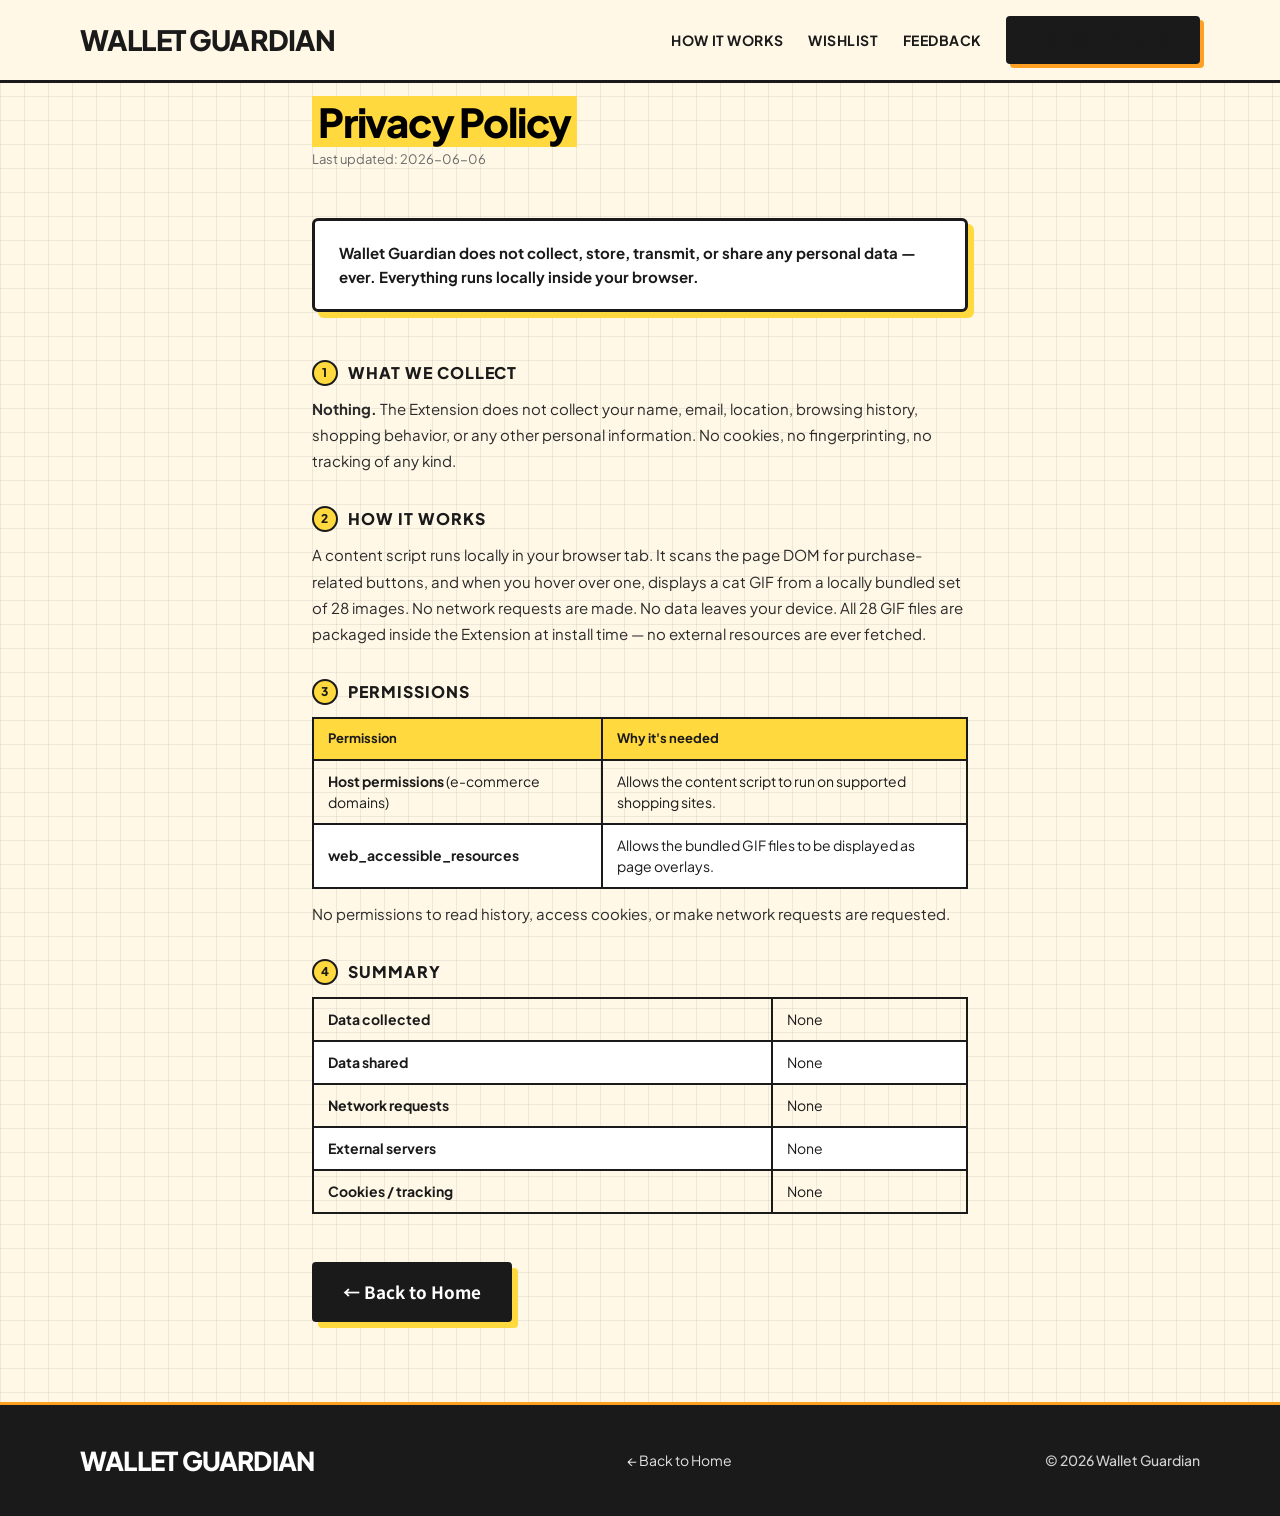
<file: privacy-policy.html>
<!DOCTYPE html>
<html lang="en">
<head>
  <meta charset="UTF-8" />
  <meta name="viewport" content="width=device-width, initial-scale=1.0" />
  <title>Privacy Policy — Wallet Guardian</title>
  <link rel="preconnect" href="https://fonts.googleapis.com" />
  <link rel="preconnect" href="https://fonts.gstatic.com" crossorigin />
  <link href="https://fonts.googleapis.com/css2?family=Noto+Sans+TC:wght@400;500;700;900&family=Plus+Jakarta+Sans:wght@400;500;700;800&display=swap" rel="stylesheet" />
  <link rel="stylesheet" href="css/style.css" />
  <link rel="icon" href="images/favicon.svg" type="image/svg+xml" />

  <style>
    /* Page-specific overrides */
    body {
      font-family: var(--font-family-en);
    }

    .policy-wrap {
      max-width: 720px;
      margin: 0 auto;
      padding: 100px 20px 80px;
    }

    .policy-page-title {
      font-family: var(--font-family-en);
      font-weight: 800;
      font-size: clamp(28px, 5vw, 40px);
      letter-spacing: -0.03em;
      line-height: 1.1;
      margin-bottom: 6px;
    }

    .policy-page-title mark {
      background: var(--color-accent-yellow);
      padding: 0 6px;
    }

    .policy-meta {
      font-size: 13px;
      color: var(--color-text-muted);
      margin-bottom: 48px;
    }

    .policy-highlight {
      background: var(--color-surface);
      border: var(--border-brutal);
      border-radius: var(--radius-md);
      box-shadow: var(--shadow-brutal-yellow);
      padding: 20px 24px;
      font-size: 15px;
      font-weight: 700;
      line-height: 1.6;
      margin-bottom: 48px;
    }

    .policy-section {
      margin-bottom: 32px;
    }

    .policy-section h2 {
      font-family: var(--font-family-en);
      font-weight: 800;
      font-size: 16px;
      text-transform: uppercase;
      letter-spacing: 0.06em;
      margin-bottom: 10px;
      display: flex;
      align-items: center;
      gap: 10px;
    }

    .policy-section h2 .num {
      display: inline-flex;
      align-items: center;
      justify-content: center;
      width: 26px;
      height: 26px;
      background: var(--color-accent-yellow);
      border: var(--border-brutal-thin);
      border-radius: 50%;
      font-size: 12px;
      font-weight: 800;
      flex-shrink: 0;
    }

    .policy-section p,
    .policy-section ul {
      font-size: 15px;
      color: var(--color-text-light);
      line-height: 1.75;
    }

    .policy-section ul {
      padding-left: 20px;
      list-style: disc;
    }

    .policy-section ul li {
      margin-bottom: 4px;
    }

    .policy-table {
      width: 100%;
      border-collapse: collapse;
      font-size: 14px;
      margin-top: 12px;
    }

    .policy-table th,
    .policy-table td {
      padding: 10px 14px;
      text-align: left;
      border: var(--border-brutal-thin);
    }

    .policy-table th {
      background: var(--color-accent-yellow);
      font-weight: 700;
      font-size: 13px;
      font-family: var(--font-family-en);
    }

    .policy-table tr:nth-child(even) td {
      background: var(--color-surface);
    }

    @media (min-width: 640px) {
      .policy-wrap {
        padding-left: 32px;
        padding-right: 32px;
      }
    }
  </style>
</head>
<body>

  <!-- ===== HEADER ===== -->
  <header class="header" id="header">
    <div class="container">
      <a href="index.html" class="logo">Wallet Guardian</a>

      <nav class="nav-desktop" aria-label="Main navigation">
        <a href="index.html#how-it-works">How It Works</a>
        <a href="index.html#wishlist">Wishlist</a>
        <a href="index.html#feedback">Feedback</a>
        <a href="index.html" class="btn-chrome-sm">← Back to Home</a>
      </nav>

      <button class="menu-toggle" id="menuToggle" aria-label="Toggle navigation menu">
        <span></span><span></span><span></span>
      </button>
    </div>

    <nav class="mobile-nav" id="mobileNav" aria-label="Mobile navigation">
      <a href="index.html#how-it-works">How It Works</a>
      <a href="index.html#wishlist">Wishlist</a>
      <a href="index.html#feedback">Feedback</a>
      <a href="index.html" class="btn-chrome-mobile">← Back to Home</a>
    </nav>
  </header>

  <!-- ===== CONTENT ===== -->
  <div class="policy-wrap">

    <h1 class="policy-page-title"><mark>Privacy Policy</mark></h1>
    <p class="policy-meta">Last updated: 2026-06-06</p>

    <div class="policy-highlight">
      Wallet Guardian does not collect, store, transmit, or share any personal data — ever. Everything runs locally inside your browser.
    </div>

    <!-- 1 -->
    <div class="policy-section">
      <h2><span class="num">1</span> What We Collect</h2>
      <p><strong>Nothing.</strong> The Extension does not collect your name, email, location, browsing history, shopping behavior, or any other personal information. No cookies, no fingerprinting, no tracking of any kind.</p>
    </div>

    <!-- 2 -->
    <div class="policy-section">
      <h2><span class="num">2</span> How It Works</h2>
      <p>A content script runs locally in your browser tab. It scans the page DOM for purchase-related buttons, and when you hover over one, displays a cat GIF from a locally bundled set of 28 images. No network requests are made. No data leaves your device. All 28 GIF files are packaged inside the Extension at install time — no external resources are ever fetched.</p>
    </div>

    <!-- 3 -->
    <div class="policy-section">
      <h2><span class="num">3</span> Permissions</h2>
      <table class="policy-table">
        <thead>
          <tr><th>Permission</th><th>Why it's needed</th></tr>
        </thead>
        <tbody>
          <tr>
            <td><strong>Host permissions</strong> (e-commerce domains)</td>
            <td>Allows the content script to run on supported shopping sites.</td>
          </tr>
          <tr>
            <td><strong>web_accessible_resources</strong></td>
            <td>Allows the bundled GIF files to be displayed as page overlays.</td>
          </tr>
        </tbody>
      </table>
      <p style="margin-top:12px">No permissions to read history, access cookies, or make network requests are requested.</p>
    </div>

    <!-- 4 -->
    <div class="policy-section">
      <h2><span class="num">4</span> Summary</h2>
      <table class="policy-table">
        <tbody>
          <tr><td><strong>Data collected</strong></td><td>None</td></tr>
          <tr><td><strong>Data shared</strong></td><td>None</td></tr>
          <tr><td><strong>Network requests</strong></td><td>None</td></tr>
          <tr><td><strong>External servers</strong></td><td>None</td></tr>
          <tr><td><strong>Cookies / tracking</strong></td><td>None</td></tr>
        </tbody>
      </table>
    </div>

    <a href="index.html" class="btn-submit dark" style="display:inline-flex; width:auto; padding:14px 28px; margin-top:16px; text-decoration:none;">← Back to Home</a>

  </div>

  <!-- ===== FOOTER ===== -->
  <footer class="footer" id="footer">
    <div class="container">
      <div class="footer-content">
        <a href="index.html" class="logo">Wallet Guardian</a>
        <div class="footer-links">
          <a href="index.html">← Back to Home</a>
        </div>
        <div class="footer-copy">© 2026 Wallet Guardian</div>
      </div>
    </div>
  </footer>

  <script src="js/main.js"></script>
</body>
</html>
</file>
<file: css/style.css>
/* ============================================================
   Wallet Guardian — Styles
   ============================================================ */

/* ===== Design Tokens (edit here for global changes) ===== */
:root {
  /* --- Colors (Bold Pop / Neo-Brutalist) --- */
  --color-bg:                #fff8e7;
  --color-surface:           #ffffff;
  --color-text:              #1a1a1a;
  --color-text-light:        #2a2a2a;
  --color-text-muted:        #6b6b6b;
  --color-text-white:        #ffffff;
  --color-accent-yellow:     #ffd93d;
  --color-accent-orange:     #ffa022;
  --color-footer-bg:         #1a1a1a;
  --color-footer-text:       #e2e2e2;
  --color-border-light:      #f3f3f3;
  --color-shadow-soft:       rgba(26, 26, 26, 0.12);
  --color-grid-line:         rgba(26, 26, 26, 0.07);

  /* --- Typography --- */
  --font-family-zh:          'Noto Sans TC', 'Microsoft JhengHei', sans-serif;
  --font-family-en:          'Plus Jakarta Sans', sans-serif;

  /* Font sizes (mobile-first) */
  --fs-logo:                 24px;
  --fs-logo-footer:          26px;
  --fs-hero-title:           38px;
  --fs-hero-desc:            15px;
  --fs-btn-primary:          18px;
  --fs-section-title:        34px;
  --fs-subtitle:             16px;
  --fs-body:                 15px;
  --fs-card-title:           22px;
  --fs-card-desc:            15px;
  --fs-label:                15px;
  --fs-btn-submit:           17px;
  --fs-nav:                  14px;
  --fs-nav-btn:              16px;
  --fs-footer-link:          14px;
  --fs-footer-copy:          14px;

  /* --- Spacing --- */
  --section-padding:         60px 0;

  /* --- Border Radius --- */
  --radius-hero:             6px;
  --radius-sm:               4px;
  --radius-md:               6px;

  /* --- Brutalist borders & hard shadows --- */
  --border-brutal:           3px solid var(--color-text);
  --border-brutal-thin:      2px solid var(--color-text);
  --shadow-brutal:           6px 6px 0 var(--color-text);
  --shadow-brutal-sm:        4px 4px 0 var(--color-text);
  --shadow-brutal-orange:    6px 6px 0 var(--color-accent-orange);
  --shadow-brutal-yellow:    6px 6px 0 var(--color-accent-yellow);

  /* --- Transitions --- */
  --transition-fast:         0.15s ease;
  --transition-normal:       0.2s ease;
  --transition-smooth:       0.3s ease;
}

/* ===== Tablet (≥640px) ===== */
@media (min-width: 640px) {
  :root {
    --fs-hero-title:     46px;
    --fs-section-title:  40px;
    --fs-hero-desc:      16px;
    --radius-hero:       8px;
  }
}

/* ===== Desktop (≥1024px) ===== */
@media (min-width: 1024px) {
  :root {
    --fs-logo:           28px;
    --fs-hero-title:     60px;
    --fs-hero-desc:      17px;
    --fs-subtitle:       18px;
    --fs-card-title:     24px;
    --radius-hero:       10px;
  }
}

/* ===== Large Desktop (≥1280px) ===== */
@media (min-width: 1280px) {
  :root {
    --fs-hero-title:     72px;
  }
}

/* ============================================================
   RESET & BASE
   ============================================================ */
*,
*::before,
*::after {
  box-sizing: border-box;
  margin: 0;
  padding: 0;
}

html {
  scroll-behavior: smooth;
}

body {
  font-family: var(--font-family-zh);
  background-color: var(--color-bg);
  background-image:
    linear-gradient(var(--color-grid-line) 1px, transparent 1px),
    linear-gradient(90deg, var(--color-grid-line) 1px, transparent 1px);
  background-size: 24px 24px;
  color: var(--color-text);
  line-height: 1.5;
  -webkit-font-smoothing: antialiased;
}

img {
  max-width: 100%;
  display: block;
}

a {
  text-decoration: none;
  color: inherit;
}

ul {
  list-style: none;
}

/* ============================================================
   UTILITY
   ============================================================ */
.sr-only {
  position: absolute;
  width: 1px;
  height: 1px;
  padding: 0;
  margin: -1px;
  overflow: hidden;
  clip: rect(0, 0, 0, 0);
  border: 0;
}

.container {
  max-width: 1200px;
  margin: 0 auto;
  padding: 0 20px;
}

/* ============================================================
   LANGUAGE SWITCHER
   ============================================================ */
.lang-switcher {
  display: inline-flex;
  align-items: center;
  gap: 4px;
  background: var(--color-surface);
  border: var(--border-brutal-thin);
  border-radius: var(--radius-sm);
  padding: 6px 12px;
  font-size: var(--fs-nav);
  cursor: pointer;
  user-select: none;
  box-shadow: 3px 3px 0 var(--color-text);
  transition: transform var(--transition-normal), box-shadow var(--transition-normal);
}

.lang-switcher:hover {
  transform: translate(1px, 1px);
  box-shadow: 2px 2px 0 var(--color-text);
}

.lang-switcher:active {
  transform: translate(3px, 3px);
  box-shadow: 0 0 0 var(--color-text);
}


.lang-option {
  font-family: var(--font-family-en);
  font-weight: 500;
  color: var(--color-text);
  padding: 0 2px;
  transition: opacity var(--transition-fast);
}

.lang-option.active {
  color: var(--color-text);
  font-weight: 700;
}

.lang-option:not(.active) {
  opacity: 0.5;
}

.lang-divider {
  font-family: var(--font-family-en);
  color: var(--color-text);
  font-weight: 400;
}

/* ============================================================
   HEADER
   ============================================================ */
.header {
  position: fixed;
  top: 0;
  left: 0;
  right: 0;
  z-index: 100;
  background: var(--color-bg);
  backdrop-filter: blur(8px);
  -webkit-backdrop-filter: blur(8px);
  border-bottom: 3px solid var(--color-text);
}

.header .container {
  display: flex;
  align-items: center;
  justify-content: space-between;
  padding-top: 12px;
  padding-bottom: 12px;
  gap: 12px;
}

/* -- Logo -- */
.logo {
  font-family: var(--font-family-en);
  font-weight: 800;
  font-size: var(--fs-logo);
  letter-spacing: -0.03em;
  text-transform: uppercase;
  color: var(--color-text);
  white-space: nowrap;
}

/* -- Desktop Nav -- */
.nav-desktop {
  display: none;
  align-items: center;
  gap: 24px;
}

.nav-desktop a {
  font-family: var(--font-family-en);
  font-weight: 700;
  font-size: var(--fs-nav);
  text-transform: uppercase;
  letter-spacing: 0.04em;
  color: var(--color-text);
  transition: color var(--transition-normal);
}

.nav-desktop a:hover {
  color: var(--color-accent-orange);
}

/* -- Shared Chrome button base -- */
.btn-chrome-sm,
.btn-chrome-mobile {
  display: flex;
  align-items: center;
  gap: 8px;
  background: var(--color-text);
  color: var(--color-text-white);
  font-family: var(--font-family-zh);
  font-weight: 700;
  border: var(--border-brutal);
  border-radius: var(--radius-sm);
  transition: transform var(--transition-normal), box-shadow var(--transition-normal);
}

.nav-desktop .btn-chrome-sm {
  display: inline-flex;
  font-size: var(--fs-nav-btn);
  padding: 9px 20px;
  box-shadow: 4px 4px 0 var(--color-accent-orange);
}

.nav-desktop .btn-chrome-sm span {
  color: var(--color-text-white);
}

.nav-desktop .btn-chrome-sm:hover {
  transform: translate(2px, 2px);
  box-shadow: 2px 2px 0 var(--color-accent-orange);
}

.nav-desktop .btn-chrome-sm:active {
  transform: translate(4px, 4px);
  box-shadow: 0 0 0 var(--color-accent-orange);
}

/* ============================================================
   MOBILE MENU
   ============================================================ */
.menu-toggle {
  display: flex;
  flex-direction: column;
  gap: 5px;
  cursor: pointer;
  padding: 4px;
  background: none;
  border: none;
}

.menu-toggle span {
  display: block;
  width: 24px;
  height: 2.5px;
  background: var(--color-text);
  border-radius: 2px;
  transition: all var(--transition-smooth);
}

.menu-toggle.open span:nth-child(1) {
  transform: rotate(45deg) translate(5px, 5px);
}

.menu-toggle.open span:nth-child(2) {
  opacity: 0;
}

.menu-toggle.open span:nth-child(3) {
  transform: rotate(-45deg) translate(5px, -5px);
}

/* -- Mobile Nav Panel -- */
.mobile-nav {
  display: none;
  position: fixed;
  top: 63px;
  left: 0;
  right: 0;
  background: var(--color-bg);
  border-bottom: 3px solid var(--color-text);
  padding: 16px 20px;
  box-shadow: 0 8px 0 var(--color-shadow-soft);
  z-index: 99;
}

.mobile-nav.open {
  display: block;
}

.mobile-nav a {
  display: block;
  padding: 12px 0;
  font-family: var(--font-family-en);
  font-weight: 700;
  font-size: var(--fs-nav-btn);
  border-bottom: 2px solid var(--color-border-light);
}

.mobile-nav a:last-child {
  border-bottom: none;
}

.mobile-nav .btn-chrome-mobile {
  display: flex !important;
  justify-content: center;
  width: 100%;
  margin-top: 8px;
  padding: 12px !important;
  border-bottom: none !important;
  font-family: var(--font-family-zh) !important;
  box-shadow: 4px 4px 0 var(--color-accent-orange);
}

.mobile-nav .btn-chrome-mobile:hover {
  transform: translate(2px, 2px);
  box-shadow: 2px 2px 0 var(--color-text);
}

.mobile-nav .btn-chrome-mobile:active {
  transform: translate(4px, 4px);
  box-shadow: 0 0 0 var(--color-text);
}

.mobile-nav .lang-row {
  display: flex;
  align-items: center;
  gap: 12px;
  padding-top: 12px;
}

/* ============================================================
   SECTIONS — common
   ============================================================ */
section {
  padding: var(--section-padding);
}

.section-title {
  font-family: var(--font-family-zh);
  font-weight: 900;
  font-size: var(--fs-section-title);
  text-align: center;
  color: var(--color-text);
  line-height: 1.2;
}

.section-title::after {
  content: '';
  display: block;
  width: 64px;
  height: 6px;
  margin: 14px auto 0;
  background: var(--color-accent-orange);
  border: var(--border-brutal-thin);
  border-radius: 2px;
}

/* ============================================================
   HERO
   ============================================================ */
.hero {
  padding-top: 80px;
  padding-bottom: 0;
}

.hero .hero-bg {
  background-color: var(--color-accent-yellow);
  background-image:
    linear-gradient(rgba(26, 26, 26, 0.10) 1px, transparent 1px),
    linear-gradient(90deg, rgba(26, 26, 26, 0.10) 1px, transparent 1px);
  background-size: 28px 28px;
  border: var(--border-brutal);
  border-radius: var(--radius-hero);
  box-shadow: var(--shadow-brutal);
  padding: 40px 24px;
  overflow: hidden;
}

.hero-grid {
  display: flex;
  flex-direction: column;
  gap: 32px;
}

.hero-text {
  text-align: center;
}

.hero-text h1 {
  font-family: var(--font-family-zh);
  font-weight: 900;
  font-size: var(--fs-hero-title);
  line-height: 1.05;
  letter-spacing: -0.02em;
  color: var(--color-text);
  margin-bottom: 16px;
}

.hero-text .desc {
  font-family: var(--font-family-zh);
  font-weight: 500;
  font-size: var(--fs-hero-desc);
  color: var(--color-text);
  line-height: 1.6;
  margin-bottom: 4px;
}

.hero-text .desc span.highlight {
  font-weight: 900;
  background: var(--color-text);
  color: var(--color-accent-yellow);
  padding: 1px 8px;
  border-radius: 3px;
  box-decoration-break: clone;
  -webkit-box-decoration-break: clone;
}

.hero-actions {
  display: flex;
  flex-direction: column;
  gap: 16px;
  align-items: center;
}

/* -- Primary Button -- */
.btn-primary {
  display: inline-flex;
  align-items: center;
  gap: 8px;
  background: var(--color-text);
  color: var(--color-text-white);
  font-family: var(--font-family-zh);
  font-weight: 700;
  font-size: var(--fs-btn-primary);
  padding: 14px 28px;
  border-radius: var(--radius-sm);
  border: var(--border-brutal);
  box-shadow: var(--shadow-brutal-orange);
  cursor: pointer;
  transition: transform var(--transition-normal), box-shadow var(--transition-normal);
}

.btn-primary:hover {
  transform: translate(3px, 3px);
  box-shadow: 3px 3px 0 var(--color-accent-orange);
}

.btn-primary:active {
  transform: translate(6px, 6px);
  box-shadow: 0 0 0 var(--color-accent-orange);
}

.btn-icon {
  width: 24px;
  height: 24px;
  object-fit: contain;
  flex-shrink: 0;
  display: block;
  border: 2px solid var(--color-accent-yellow);
  border-radius: 4px;
}

/* -- Social Icons -- */
.social-icons {
  display: flex;
  align-items: center;
  gap: 16px;
}

.social-icons .social-placeholder {
  width: 40px;
  height: 40px;
  background: var(--color-surface);
  border: var(--border-brutal-thin);
  border-radius: var(--radius-md);
  box-shadow: 3px 3px 0 var(--color-text);
  display: flex;
  align-items: center;
  justify-content: center;
  font-size: 16px;
  color: var(--color-text);
  transition: transform var(--transition-normal), box-shadow var(--transition-normal);
  cursor: pointer;
}

.social-icons .social-placeholder:hover {
  transform: translate(2px, 2px);
  box-shadow: 1px 1px 0 var(--color-text);
}

.social-icons .social-placeholder:active {
  transform: translate(3px, 3px);
  box-shadow: 0 0 0 var(--color-text);
}

.social-icon-img {
  width: 32px;
  height: 32px;
  object-fit: contain;
  display: block;
}

/* -- Hero Image -- */
.hero-image-wrap {
  display: flex;
  align-items: center;
  justify-content: center;
}

.hero-image-placeholder {
  width: 100%;
  max-width: 600px;
  aspect-ratio: 10 / 7;
  height: auto;
  border: var(--border-brutal);
  border-radius: var(--radius-md);
  box-shadow: var(--shadow-brutal);
  background: var(--color-surface);
  object-fit: cover;
  display: block;
}

/* ============================================================
   HOW IT WORKS
   ============================================================ */
.how-it-works {
  text-align: center;
}

.carousel-slide .section-title {
  margin-bottom: 12px;
}

.carousel-slide .subtitle {
  font-family: var(--font-family-zh);
  font-weight: 500;
  font-size: var(--fs-subtitle);
  color: var(--color-text-light);
  line-height: 1.6;
  max-width: 600px;
  margin: 0 auto 28px;
}

/* ===== Carousel ===== */
.carousel {
  position: relative;
  width: 100%;
  max-width: 700px;
  margin: 0 auto;
  overflow: hidden;
}

.carousel-track {
  display: flex;
  transition: transform 0.5s ease-in-out;
}

.carousel-slide {
  min-width: 100%;
  padding: 0 12px;
  box-sizing: border-box;
  text-align: center;
}

.carousel-image-placeholder {
  width: 100%;
  aspect-ratio: 16 / 10;
  height: auto;
  border: var(--border-brutal);
  border-radius: var(--radius-md);
  box-shadow: var(--shadow-brutal);
  background: var(--color-surface);
  object-fit: cover;
  display: block;
  margin: 0 auto 24px;
}


.carousel-indicators {
  display: flex;
  justify-content: center;
  gap: 10px;
  margin: 4px 0;
}

.carousel-dot {
  width: 14px;
  height: 14px;
  border-radius: 3px;
  border: var(--border-brutal-thin);
  background: var(--color-surface);
  cursor: pointer;
  transition: background 0.3s, transform 0.2s;
  padding: 0;
}

.carousel-dot.active {
  background: var(--color-accent-orange);
  transform: scale(1.2);
}

.carousel-dot:hover {
  background: var(--color-accent-yellow);
}


/* ============================================================
   FORMS
   ============================================================ */
.forms-section {
  padding-bottom: 40px;
}

.forms-grid {
  display: grid;
  grid-template-columns: 1fr;
  gap: 32px;
}

.form-card {
  border: var(--border-brutal);
  border-radius: var(--radius-md);
  box-shadow: var(--shadow-brutal);
  padding: 32px 24px;
}

.form-card.wishlist {
  background: var(--color-accent-orange);
}

.form-card.feedback {
  background: var(--color-accent-yellow);
}

.form-card .card-header {
  display: flex;
  align-items: center;
  gap: 14px;
  margin-bottom: 16px;
}

.form-card .card-icon {
  width: 48px;
  height: 48px;
  background: var(--color-surface);
  border: var(--border-brutal-thin);
  border-radius: var(--radius-md);
  box-shadow: 3px 3px 0 var(--color-text);
  display: flex;
  align-items: center;
  justify-content: center;
  font-size: 22px;
  flex-shrink: 0;
  overflow: hidden;
}

.form-card .card-icon img {
  width: 100%;
  height: 100%;
  object-fit: cover;
  display: block;
}

.form-card .card-title {
  font-family: var(--font-family-en);
  font-weight: 800;
  font-size: var(--fs-card-title);
  color: var(--color-text);
}

.form-card .card-desc {
  font-family: var(--font-family-zh);
  font-weight: 500;
  font-size: var(--fs-card-desc);
  color: var(--color-text);
  margin-bottom: 20px;
  line-height: 1.6;
}

.form-card label {
  font-family: var(--font-family-zh);
  font-weight: 500;
  font-size: var(--fs-label);
  color: var(--color-text);
  display: block;
  margin-bottom: 8px;
}

.form-card input[type="text"],
.form-card textarea {
  width: 100%;
  padding: 14px 16px;
  border: var(--border-brutal-thin);
  border-radius: var(--radius-sm);
  font-family: var(--font-family-zh);
  font-size: var(--fs-label);
  color: var(--color-text);
  background: var(--color-surface);
  outline: none;
  transition: box-shadow var(--transition-fast);
}

.form-card textarea {
  resize: vertical;
  min-height: 100px;
}

.form-card input[type="text"]:focus,
.form-card textarea:focus {
  box-shadow: 3px 3px 0 var(--color-text);
}

.form-card input[type="text"]::placeholder,
.form-card textarea::placeholder {
  color: var(--color-text-muted);
}

/* -- Submit Button -- */
.btn-submit {
  width: 100%;
  padding: 14px;
  border: var(--border-brutal);
  border-radius: var(--radius-sm);
  font-family: var(--font-family-zh);
  font-weight: 700;
  font-size: var(--fs-btn-submit);
  cursor: pointer;
  box-shadow: var(--shadow-brutal-sm);
  transition: transform var(--transition-normal), box-shadow var(--transition-normal);
  margin-top: 16px;
}

.btn-submit:hover {
  transform: translate(2px, 2px);
  box-shadow: 2px 2px 0 var(--color-text);
}

.btn-submit:active {
  transform: translate(4px, 4px);
  box-shadow: 0 0 0 var(--color-text);
}

.btn-submit.dark {
  background: var(--color-text);
  color: var(--color-text-white);
  box-shadow: var(--shadow-brutal-yellow);
}

.btn-submit.dark:hover {
  transform: translate(3px, 3px);
  box-shadow: 3px 3px 0 var(--color-accent-yellow);
}

.btn-submit.dark:active {
  transform: translate(6px, 6px);
  box-shadow: 0 0 0 var(--color-accent-yellow);
}

.btn-submit.yellow {
  background: var(--color-text);
  color: var(--color-accent-yellow);
  box-shadow: var(--shadow-brutal-orange);
}

.btn-submit.yellow:hover {
  transform: translate(3px, 3px);
  box-shadow: 3px 3px 0 var(--color-accent-orange);
}

.btn-submit.yellow:active {
  transform: translate(6px, 6px);
  box-shadow: 0 0 0 var(--color-accent-orange);
}

.btn-submit:disabled {
  opacity: 0.45;
  cursor: not-allowed;
  transform: none;
  box-shadow: 2px 2px 0 var(--color-text);
}

/* Honeypot — invisible to real users, filled by bots */
.form-card input[name="website"] {
  position: absolute;
  left: -9999px;
  width: 1px;
  height: 1px;
  opacity: 0;
  pointer-events: none;
}

/* ============================================================
   FOOTER
   ============================================================ */
.footer {
  background: var(--color-footer-bg);
  border-top: 3px solid var(--color-accent-orange);
  padding: 36px 0;
}

.footer-content {
  display: flex;
  flex-direction: column;
  gap: 24px;
  align-items: center;
  text-align: center;
}

.footer .logo {
  color: var(--color-text-white);
  font-size: var(--fs-logo-footer);
}

.footer-links {
  display: flex;
  gap: 24px;
  flex-wrap: wrap;
  justify-content: center;
}

.footer-links a {
  font-family: var(--font-family-en);
  font-weight: 400;
  font-size: var(--fs-footer-link);
  color: var(--color-footer-text);
  transition: color var(--transition-normal);
}

.footer-links a:hover {
  color: var(--color-accent-orange);
}

.footer-copy {
  font-family: var(--font-family-en);
  font-weight: 500;
  font-size: var(--fs-footer-copy);
  color: rgba(255, 255, 255, 0.8);
  text-align: center;
}

/* ============================================================
   TOAST
   ============================================================ */
#toast-container {
  position: fixed;
  bottom: 24px;
  left: 50%;
  transform: translateX(-50%);
  display: flex;
  flex-direction: column;
  align-items: center;
  gap: 20px;
  z-index: 200;
  pointer-events: none;
}

.toast {
  background: var(--color-text);
  color: var(--color-text-white);
  padding: 14px 28px;
  border: var(--border-brutal);
  border-radius: var(--radius-sm);
  box-shadow: var(--shadow-brutal-orange);
  font-size: var(--fs-label);
  font-weight: 700;
  font-family: var(--font-family-zh);
  white-space: nowrap;
  opacity: 0;
  transform: translateY(16px);
  transition: opacity 0.35s ease, transform 0.35s ease;
}

.toast.show {
  opacity: 1;
  transform: translateY(0);
}

/* ============================================================
   RESPONSIVE — Tablet (≥640px)
   ============================================================ */
@media (min-width: 640px) {
  .container {
    padding: 0 32px;
  }

  .hero .hero-bg {
    padding: 48px 40px;
  }

  .hero-actions {
    flex-direction: row;
    align-items: center;
    justify-content: center;
  }

  .form-card {
    padding: 40px 32px;
  }
}

/* ============================================================
   RESPONSIVE — Desktop (≥1024px)
   ============================================================ */
@media (min-width: 1024px) {
  .menu-toggle {
    display: none;
  }

  .nav-desktop {
    display: flex;
  }

  .header .container {
    padding-top: 16px;
    padding-bottom: 16px;
  }

  .hero {
    padding-top: 100px;
  }

  .hero .hero-bg {
    padding: 60px 70px;
  }

  .hero-grid {
    display: grid;
    grid-template-columns: 1fr 1fr;
    grid-template-areas:
      "text image"
      "actions image";
    gap: 32px;
    align-items: start;
  }

  .hero-text {
    grid-area: text;
    text-align: left;
  }

  .hero-actions {
    grid-area: actions;
    align-items: center;
    justify-content: flex-start;
  }

  .hero-image-wrap {
    grid-area: image;
    align-self: center;
  }

  .hero-image-placeholder {
    max-width: 480px;
  }

  .forms-grid {
    grid-template-columns: 1fr 1fr;
    gap: 40px;
    align-items: stretch;
  }

  .form-card {
    display: flex;
    flex-direction: column;
  }

  .form-card.feedback form {
    display: flex;
    flex-direction: column;
    flex: 1;
  }

  .form-card.feedback form textarea {
    flex: 1;
  }

  .footer-content {
    flex-direction: row;
    justify-content: space-between;
    text-align: left;
  }
}

/* ============================================================
   RESPONSIVE — Large Desktop (≥1280px)
   ============================================================ */
@media (min-width: 1280px) {
  .container {
    padding: 0 40px;
  }
}

/* ============================================================
   TRY IT SECTION — Desktop only
   ============================================================ */
.try-it-section {
  display: none;
}

@media (min-width: 1024px) {
  .try-it-section {
    display: block;
    padding: var(--section-padding);
    text-align: center;
  }

  .try-it-title {
    margin-bottom: 12px;
  }

  .try-it-subtitle {
    margin-bottom: 48px;
    font-size: var(--fs-subtitle);
    color: var(--color-text-light);
  }

  .try-it-buttons {
    display: flex;
    gap: 32px;
    justify-content: center;
    align-items: center;
  }

  .try-it-btn {
    padding: 18px 40px;
    font-size: 18px;
    font-family: var(--font-family-zh);
    font-weight: 700;
    background: var(--color-accent-yellow);
    color: var(--color-text);
    border: var(--border-brutal);
    border-radius: var(--radius-md);
    box-shadow: var(--shadow-brutal);
    cursor: pointer;
    transition: transform 0.1s ease, box-shadow 0.1s ease;
    user-select: none;
  }

  .try-it-btn:hover {
    transform: translate(3px, 3px);
    box-shadow: 3px 3px 0 var(--color-text);
  }

  .try-it-btn:active {
    transform: translate(6px, 6px);
    box-shadow: 0 0 0 var(--color-text);
  }

  .try-it-btn--cart {
    background: var(--color-accent-orange);
    color: var(--color-text);
    box-shadow: var(--shadow-brutal);
  }

  .try-it-btn--cart:hover {
    box-shadow: 3px 3px 0 var(--color-text);
  }

  .try-it-btn--cart:active {
    transform: translate(6px, 6px);
    box-shadow: 0 0 0 var(--color-text);
  }
}

/* GIF follower */
.gif-follower {
  position: fixed;
  top: -50px;
  left: 0;
  pointer-events: none;
  z-index: 9999;
  opacity: 0;
  transition: opacity 0.25s ease;
  transform: translate(20px, -50%);
  will-change: transform, opacity;
}

.gif-follower.visible {
  opacity: 1;
}

.gif-follower img {
  width: 220px;
  height: 220px;
  object-fit: cover;
  display: block;
}
</file>
